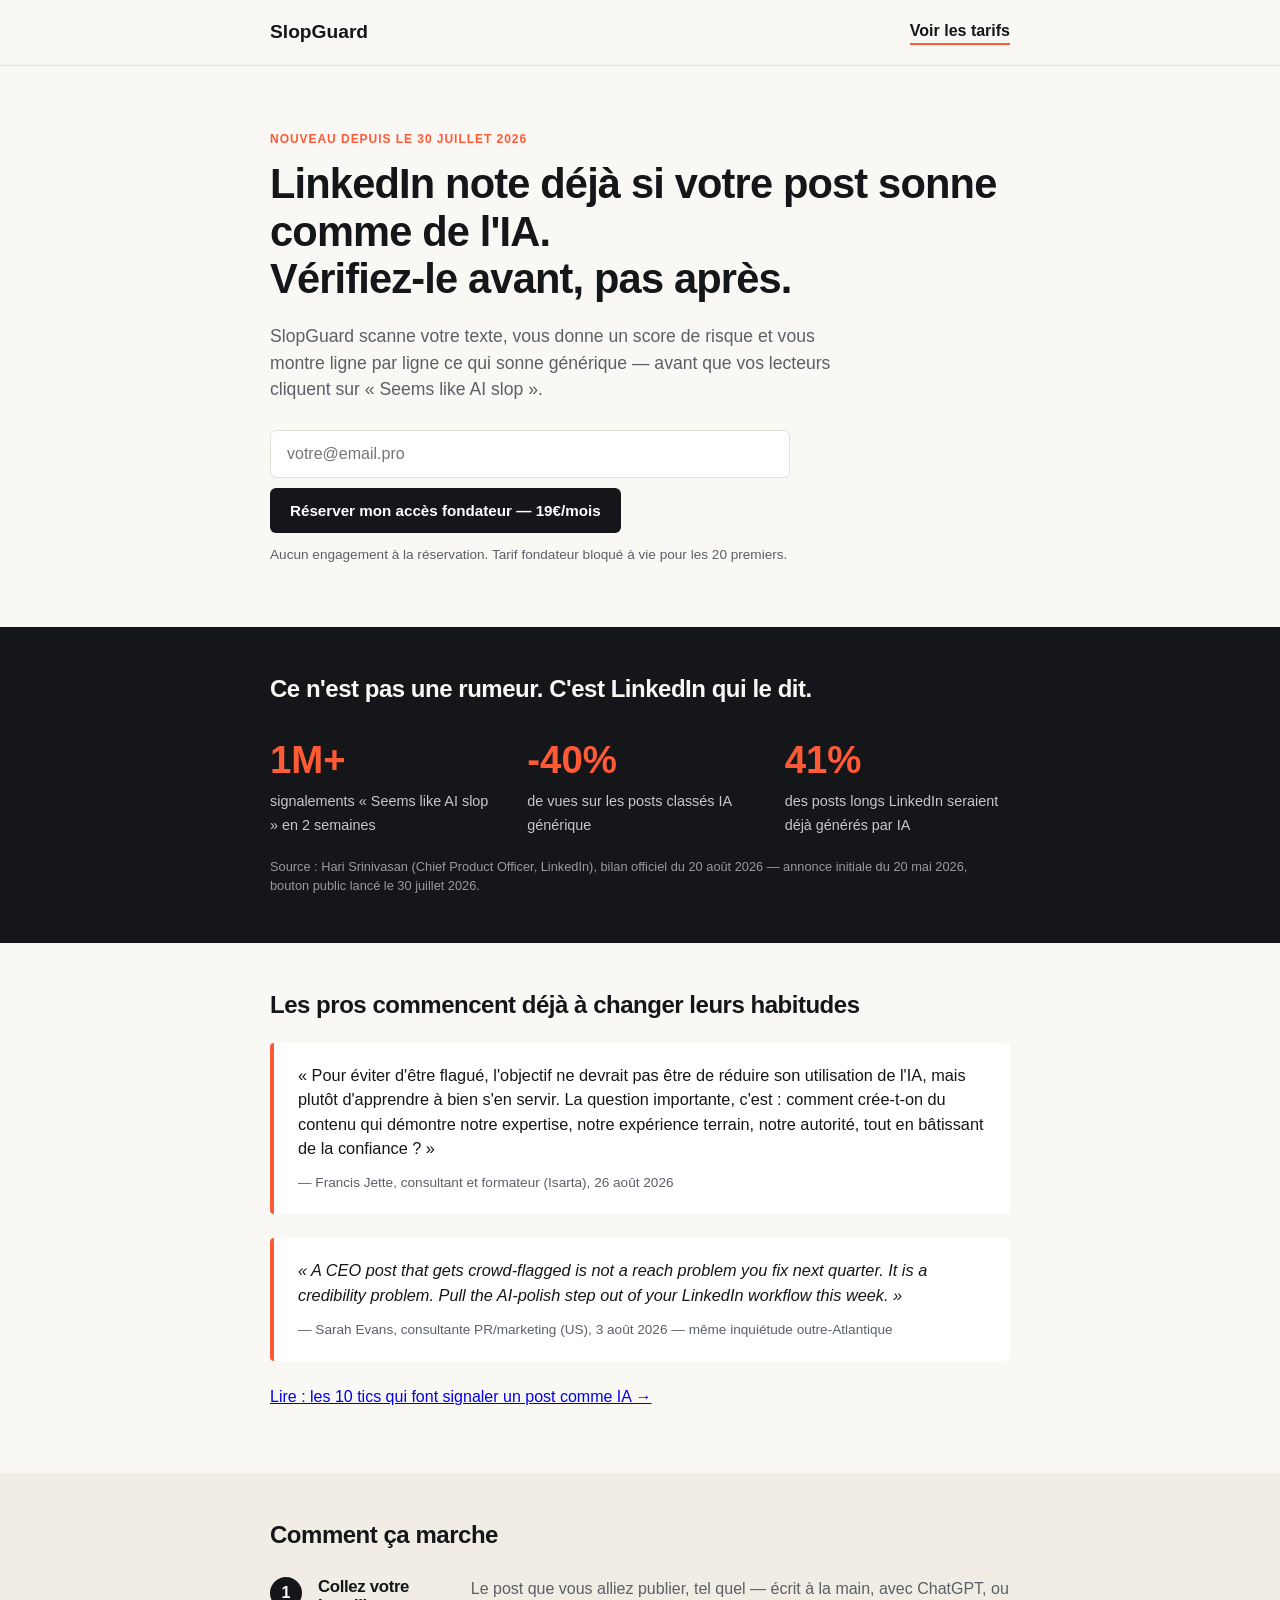
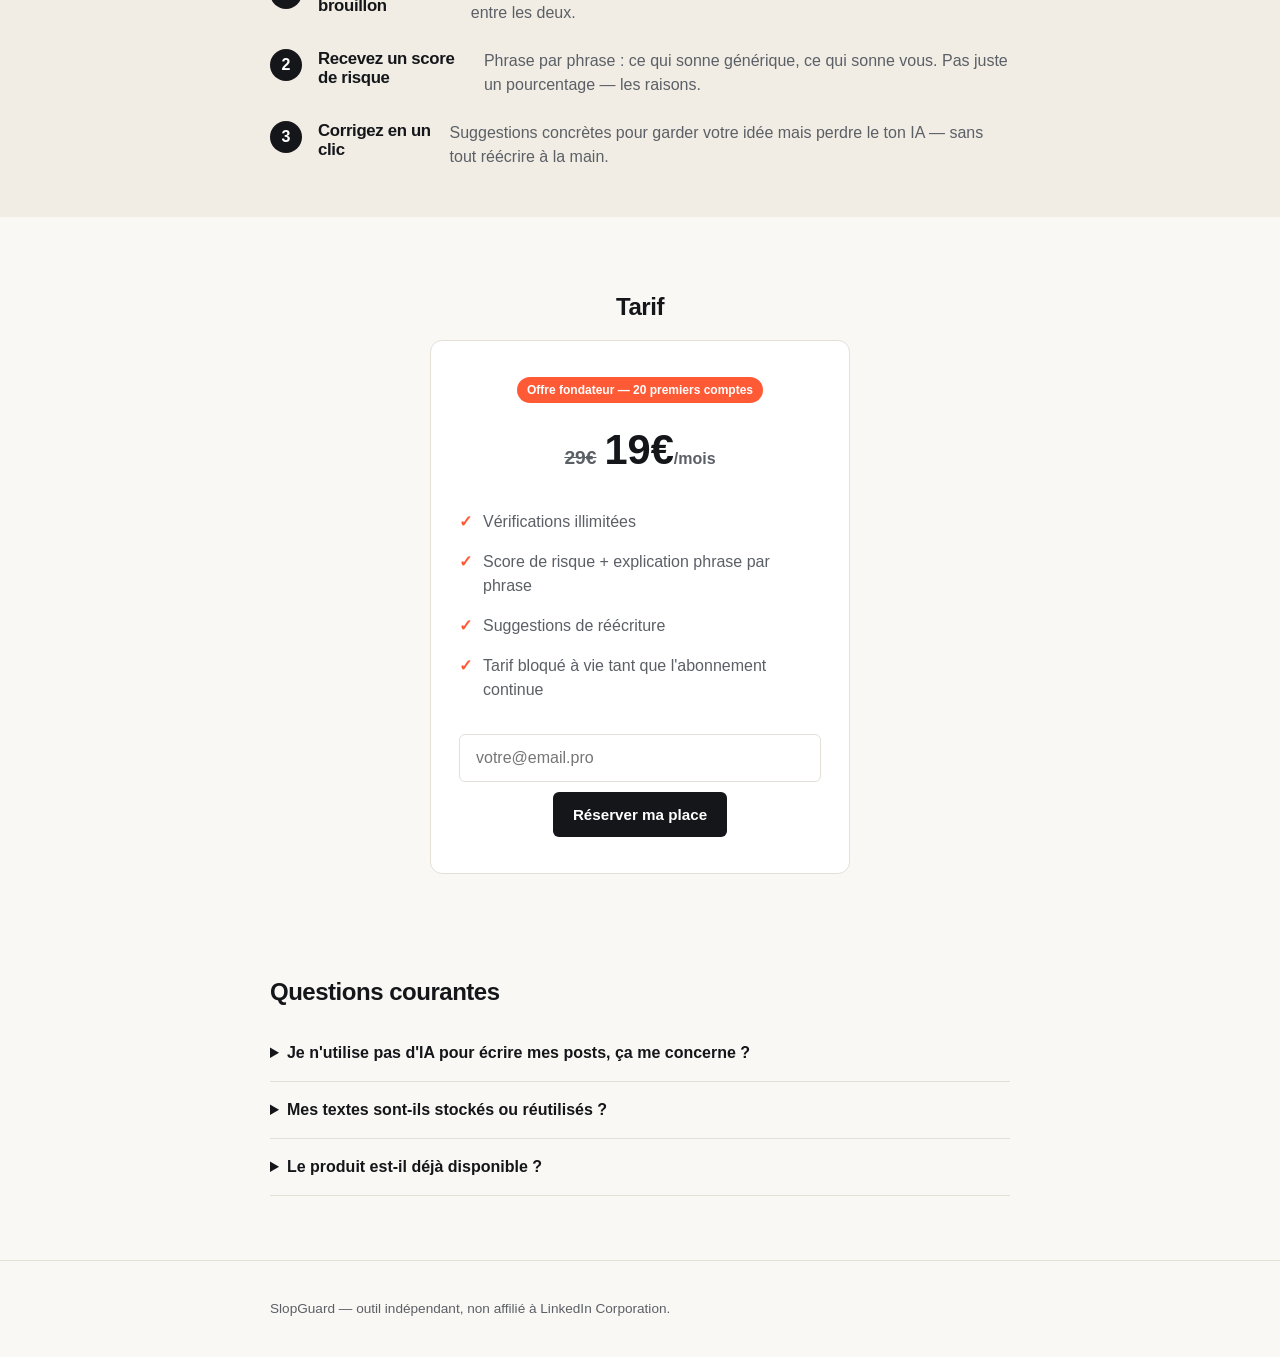
<file: index.html>
<!DOCTYPE html>
<html lang="fr">
<head>
<meta charset="UTF-8">
<meta name="viewport" content="width=device-width, initial-scale=1.0">
<title>SlopGuard — Vérifiez vos posts LinkedIn avant qu'ils ne vous coûtent votre portée</title>
<meta name="description" content="LinkedIn a signalé 1 million de posts comme IA générique en 3 semaines et réduit leur portée de 40%. SlopGuard scanne votre texte avant publication et vous dit exactement quoi changer.">
<link rel="canonical" href="https://tponscr-debug.github.io/slopguard/">
<meta property="og:type" content="website">
<meta property="og:title" content="SlopGuard — Vérifiez vos posts LinkedIn avant qu'ils ne vous coûtent votre portée">
<meta property="og:description" content="LinkedIn a signalé 1 million de posts comme IA générique en 3 semaines et réduit leur portée de 40%. Scannez votre texte avant de publier.">
<meta property="og:url" content="https://tponscr-debug.github.io/slopguard/">
<meta name="twitter:card" content="summary_large_image">
<meta name="twitter:title" content="SlopGuard — Vérifiez vos posts LinkedIn avant qu'ils ne vous coûtent votre portée">
<meta name="twitter:description" content="1M de signalements « AI slop » en 2 semaines, -40% de portée. Scannez votre post avant de publier.">
<link rel="stylesheet" href="style.css">
</head>
<body>

<header class="site-header">
  <div class="wrap">
    <span class="logo">SlopGuard</span>
    <a href="#prix" class="nav-cta">Voir les tarifs</a>
  </div>
</header>

<section class="hero">
  <div class="wrap">
    <p class="eyebrow">Nouveau depuis le 30 juillet 2026</p>
    <h1>LinkedIn note déjà si votre post sonne comme de l'IA.<br>Vérifiez-le avant, pas après.</h1>
    <p class="lead">
      SlopGuard scanne votre texte, vous donne un score de risque et vous montre ligne par ligne
      ce qui sonne générique — avant que vos lecteurs cliquent sur « Seems like AI slop ».
    </p>
    <form class="capture-form" action="https://formsubmit.co/tpons.cr@gmail.com" method="POST">
      <input type="hidden" name="_subject" content="Nouvelle réservation SlopGuard">
      <input type="hidden" name="_template" value="table">
      <input type="hidden" name="_captcha" value="false">
      <input type="email" name="email" placeholder="votre@email.pro" required>
      <button type="submit">Réserver mon accès fondateur — 19€/mois</button>
    </form>
    <p class="reassure">Aucun engagement à la réservation. Tarif fondateur bloqué à vie pour les 20 premiers.</p>
  </div>
</section>

<section class="proof">
  <div class="wrap">
    <h2>Ce n'est pas une rumeur. C'est LinkedIn qui le dit.</h2>
    <div class="stat-row">
      <div class="stat">
        <span class="num">1M+</span>
        <span class="label">signalements « Seems like AI slop » en 2 semaines</span>
      </div>
      <div class="stat">
        <span class="num">-40%</span>
        <span class="label">de vues sur les posts classés IA générique</span>
      </div>
      <div class="stat">
        <span class="num">41%</span>
        <span class="label">des posts longs LinkedIn seraient déjà générés par IA</span>
      </div>
    </div>
    <p class="source">
      Source : Hari Srinivasan (Chief Product Officer, LinkedIn), bilan officiel du 20 août 2026 —
      annonce initiale du 20 mai 2026, bouton public lancé le 30 juillet 2026.
    </p>
  </div>
</section>

<section class="testimonials">
  <div class="wrap">
    <h2>Les pros commencent déjà à changer leurs habitudes</h2>
    <blockquote>
      <p>« Pour éviter d'être flagué, l'objectif ne devrait pas être de réduire son utilisation de
      l'IA, mais plutôt d'apprendre à bien s'en servir. La question importante, c'est : comment
      crée-t-on du contenu qui démontre notre expertise, notre expérience terrain, notre autorité,
      tout en bâtissant de la confiance ? »</p>
      <cite>— Francis Jette, consultant et formateur (Isarta), 26 août 2026</cite>
    </blockquote>
    <blockquote class="en">
      <p>« A CEO post that gets crowd-flagged is not a reach problem you fix next quarter. It is a
      credibility problem. Pull the AI-polish step out of your LinkedIn workflow this week. »</p>
      <cite>— Sarah Evans, consultante PR/marketing (US), 3 août 2026 — même inquiétude outre-Atlantique</cite>
    </blockquote>
    <p><a href="guide.html">Lire : les 10 tics qui font signaler un post comme IA &rarr;</a></p>
  </div>
</section>

<section class="how">
  <div class="wrap">
    <h2>Comment ça marche</h2>
    <ol class="steps">
      <li>
        <span class="step-num">1</span>
        <h3>Collez votre brouillon</h3>
        <p>Le post que vous alliez publier, tel quel — écrit à la main, avec ChatGPT, ou entre les deux.</p>
      </li>
      <li>
        <span class="step-num">2</span>
        <h3>Recevez un score de risque</h3>
        <p>Phrase par phrase : ce qui sonne générique, ce qui sonne vous. Pas juste un pourcentage — les raisons.</p>
      </li>
      <li>
        <span class="step-num">3</span>
        <h3>Corrigez en un clic</h3>
        <p>Suggestions concrètes pour garder votre idée mais perdre le ton IA — sans tout réécrire à la main.</p>
      </li>
    </ol>
  </div>
</section>

<section class="pricing" id="prix">
  <div class="wrap">
    <h2>Tarif</h2>
    <div class="price-card">
      <p class="badge">Offre fondateur — 20 premiers comptes</p>
      <p class="price"><span class="old">29€</span>19€<span class="per">/mois</span></p>
      <ul>
        <li>Vérifications illimitées</li>
        <li>Score de risque + explication phrase par phrase</li>
        <li>Suggestions de réécriture</li>
        <li>Tarif bloqué à vie tant que l'abonnement continue</li>
      </ul>
      <form class="capture-form" action="https://formsubmit.co/tpons.cr@gmail.com" method="POST">
        <input type="hidden" name="_subject" content="Nouvelle réservation SlopGuard — tarif">
        <input type="hidden" name="_captcha" value="false">
        <input type="email" name="email" placeholder="votre@email.pro" required>
        <button type="submit">Réserver ma place</button>
      </form>
    </div>
  </div>
</section>

<section class="faq">
  <div class="wrap">
    <h2>Questions courantes</h2>
    <details>
      <summary>Je n'utilise pas d'IA pour écrire mes posts, ça me concerne ?</summary>
      <p>Les détecteurs se trompent aussi sur du texte 100% humain, surtout s'il est très structuré
      ou très lisse. SlopGuard vous montre le même score que verrait un lecteur qui hésite à
      cliquer sur « Seems like AI slop » — utile même sans IA.</p>
    </details>
    <details>
      <summary>Mes textes sont-ils stockés ou réutilisés ?</summary>
      <p>Non. Le texte collé sert uniquement à générer votre score, il n'est pas conservé au-delà
      de l'analyse. Détail complet dans la politique de confidentialité au lancement.</p>
    </details>
    <details>
      <summary>Le produit est-il déjà disponible ?</summary>
      <p>La version testable ouvre aux 20 premiers comptes fondateurs. Réservez votre place, vous
      serez prévenu par email dès l'ouverture — avec le tarif bloqué à 19€/mois.</p>
    </details>
  </div>
</section>

<footer class="site-footer">
  <div class="wrap">
    <p>SlopGuard — outil indépendant, non affilié à LinkedIn Corporation.</p>
  </div>
</footer>

</body>
</html>
</file>
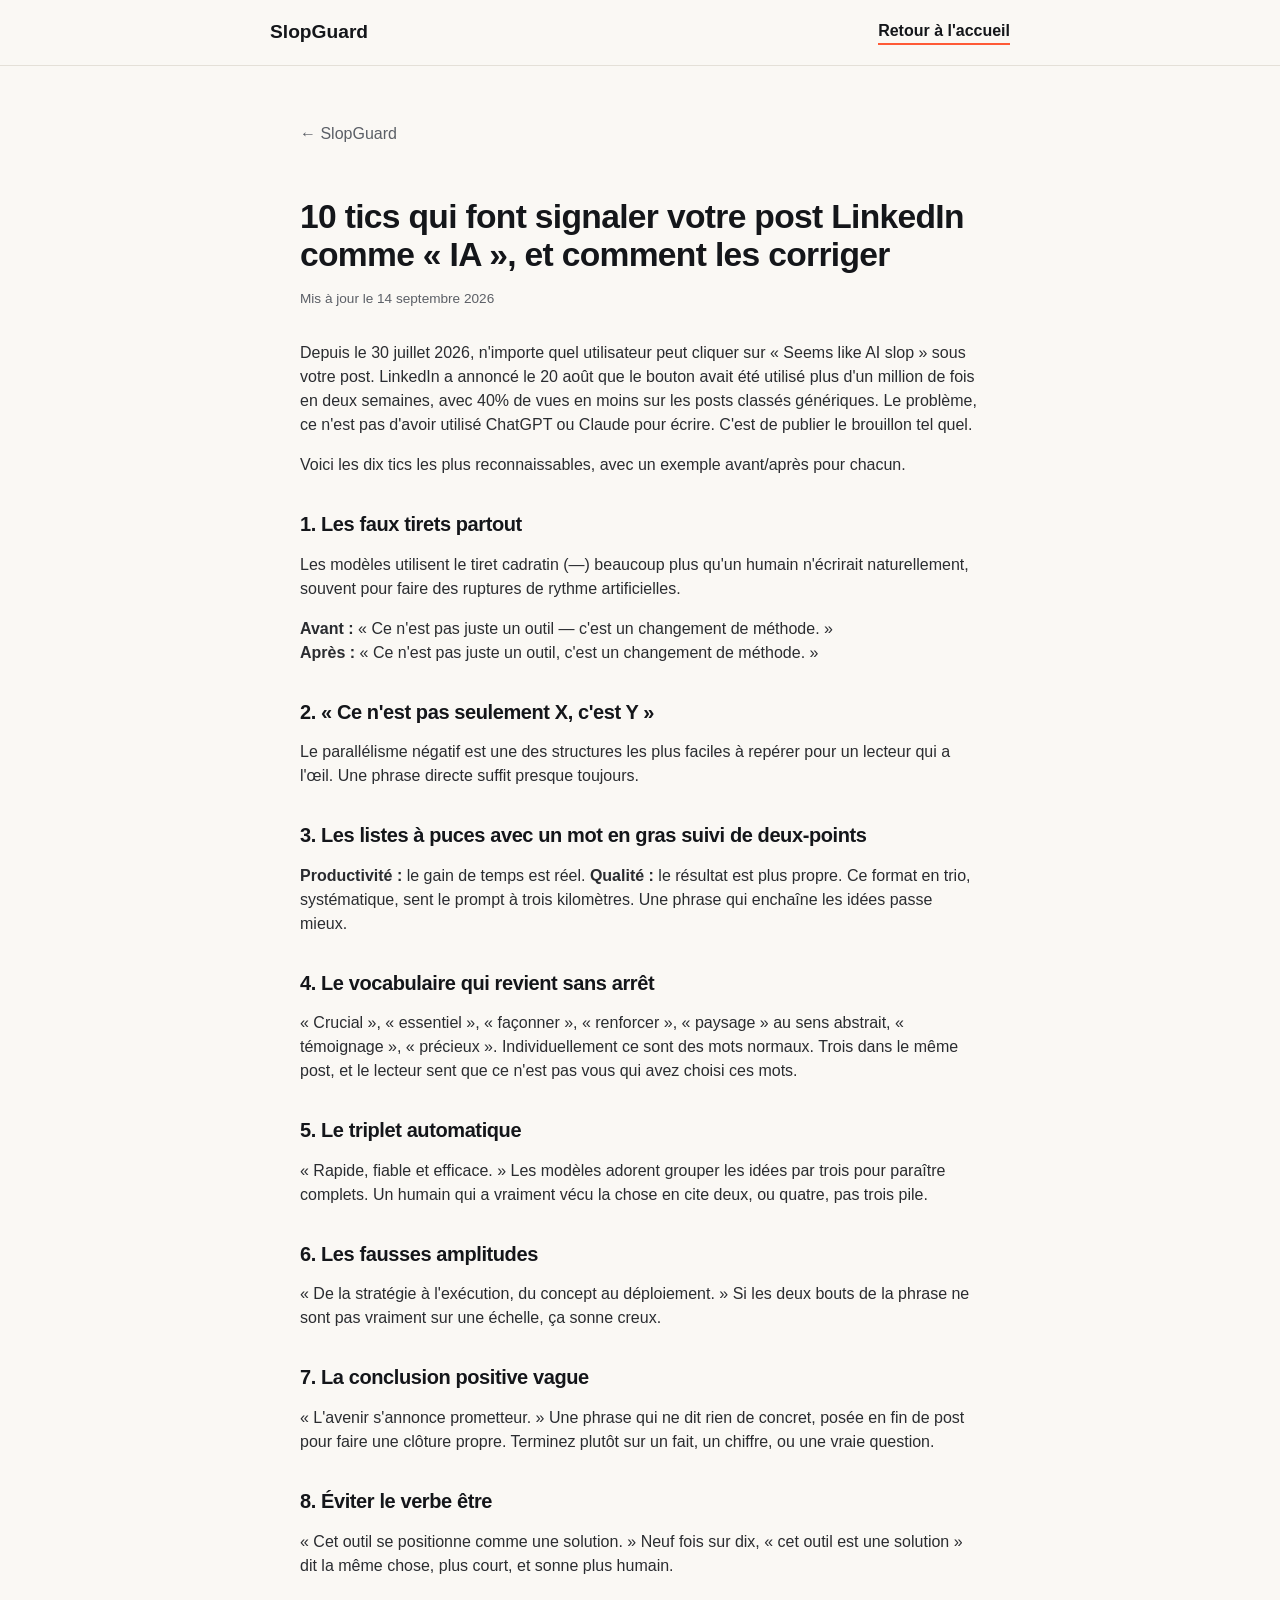
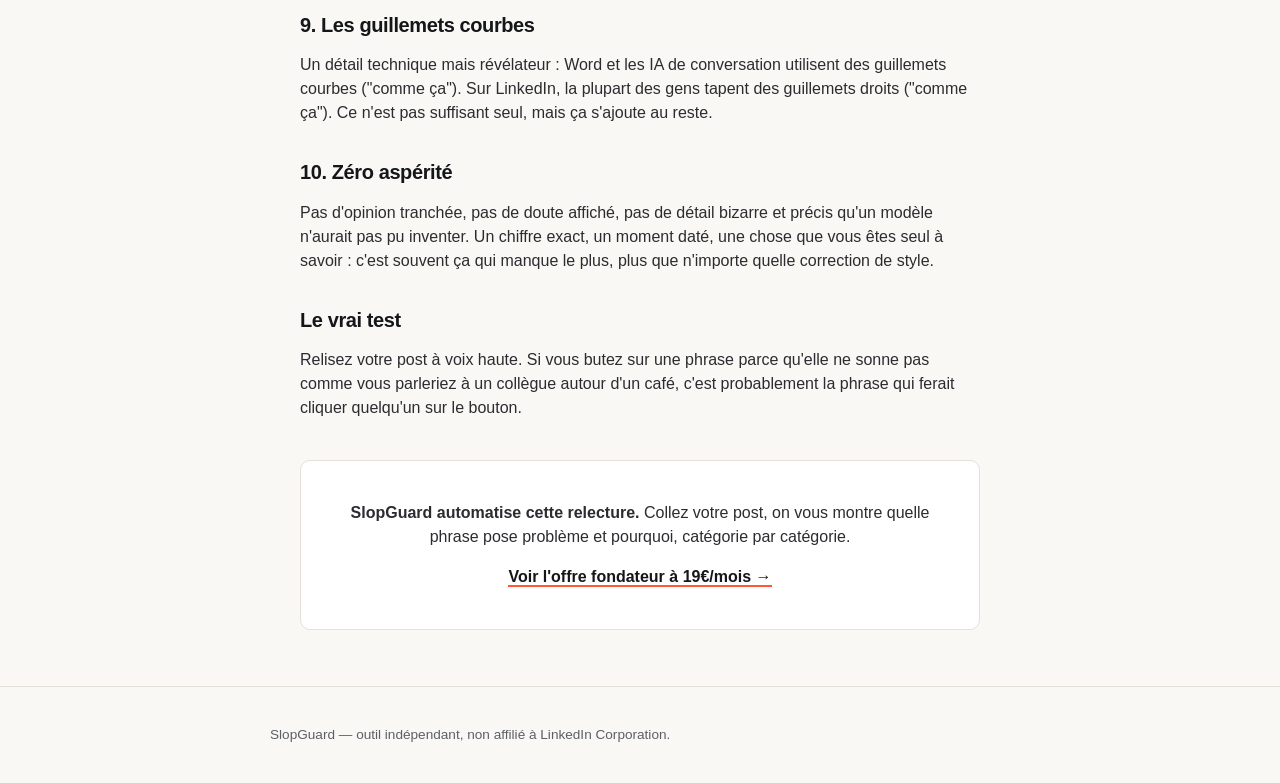
<file: guide.html>
<!DOCTYPE html>
<html lang="fr">
<head>
<meta charset="UTF-8">
<meta name="viewport" content="width=device-width, initial-scale=1.0">
<title>Comment éviter le bouton « AI slop » sur LinkedIn — checklist en 10 points</title>
<meta name="description" content="Depuis juillet 2026, n'importe qui peut signaler votre post comme IA générique sur LinkedIn. Voici les 10 tics qui déclenchent le signalement, et comment les corriger sans tout réécrire.">
<link rel="canonical" href="https://tponscr-debug.github.io/slopguard/guide.html">
<link rel="stylesheet" href="style.css">
<style>
  .article { padding: 56px 0; max-width: 680px; margin: 0 auto; }
  .article h1 { font-size: clamp(1.6rem, 4vw, 2.1rem); margin-bottom: 8px; }
  .article .meta { color: var(--muted); font-size: 0.85rem; margin-bottom: 32px; }
  .article h2 { font-size: 1.25rem; margin-top: 36px; }
  .article p, .article li { color: #2a2c30; }
  .article ol, .article ul { padding-left: 22px; }
  .article li { margin-bottom: 10px; }
  .back-link { display: inline-block; margin-bottom: 24px; color: var(--muted); text-decoration: none; }
  .cta-box {
    margin-top: 40px; padding: 24px; background: var(--card);
    border: 1px solid var(--line); border-radius: 10px; text-align: center;
  }
</style>
</head>
<body>
<header class="site-header"><div class="wrap"><span class="logo">SlopGuard</span><a href="index.html" class="nav-cta">Retour à l'accueil</a></div></header>

<article class="article">
  <a class="back-link" href="index.html">&larr; SlopGuard</a>
  <h1>10 tics qui font signaler votre post LinkedIn comme « IA », et comment les corriger</h1>
  <p class="meta">Mis à jour le 14 septembre 2026</p>

  <p>Depuis le 30 juillet 2026, n'importe quel utilisateur peut cliquer sur « Seems like AI slop »
  sous votre post. LinkedIn a annoncé le 20 août que le bouton avait été utilisé plus d'un million
  de fois en deux semaines, avec 40% de vues en moins sur les posts classés génériques. Le
  problème, ce n'est pas d'avoir utilisé ChatGPT ou Claude pour écrire. C'est de publier le
  brouillon tel quel.</p>

  <p>Voici les dix tics les plus reconnaissables, avec un exemple avant/après pour chacun.</p>

  <h2>1. Les faux tirets partout</h2>
  <p>Les modèles utilisent le tiret cadratin (—) beaucoup plus qu'un humain n'écrirait
  naturellement, souvent pour faire des ruptures de rythme artificielles.</p>
  <p><strong>Avant :</strong> « Ce n'est pas juste un outil — c'est un changement de méthode. »<br>
  <strong>Après :</strong> « Ce n'est pas juste un outil, c'est un changement de méthode. »</p>

  <h2>2. « Ce n'est pas seulement X, c'est Y »</h2>
  <p>Le parallélisme négatif est une des structures les plus faciles à repérer pour un lecteur qui
  a l'œil. Une phrase directe suffit presque toujours.</p>

  <h2>3. Les listes à puces avec un mot en gras suivi de deux-points</h2>
  <p><strong>Productivité :</strong> le gain de temps est réel. <strong>Qualité :</strong> le
  résultat est plus propre. Ce format en trio, systématique, sent le prompt à trois kilomètres.
  Une phrase qui enchaîne les idées passe mieux.</p>

  <h2>4. Le vocabulaire qui revient sans arrêt</h2>
  <p>« Crucial », « essentiel », « façonner », « renforcer », « paysage » au sens abstrait,
  « témoignage », « précieux ». Individuellement ce sont des mots normaux. Trois dans le même post,
  et le lecteur sent que ce n'est pas vous qui avez choisi ces mots.</p>

  <h2>5. Le triplet automatique</h2>
  <p>« Rapide, fiable et efficace. » Les modèles adorent grouper les idées par trois pour paraître
  complets. Un humain qui a vraiment vécu la chose en cite deux, ou quatre, pas trois pile.</p>

  <h2>6. Les fausses amplitudes</h2>
  <p>« De la stratégie à l'exécution, du concept au déploiement. » Si les deux bouts de la phrase
  ne sont pas vraiment sur une échelle, ça sonne creux.</p>

  <h2>7. La conclusion positive vague</h2>
  <p>« L'avenir s'annonce prometteur. » Une phrase qui ne dit rien de concret, posée en fin de
  post pour faire une clôture propre. Terminez plutôt sur un fait, un chiffre, ou une vraie
  question.</p>

  <h2>8. Éviter le verbe être</h2>
  <p>« Cet outil se positionne comme une solution. » Neuf fois sur dix, « cet outil est une
  solution » dit la même chose, plus court, et sonne plus humain.</p>

  <h2>9. Les guillemets courbes</h2>
  <p>Un détail technique mais révélateur : Word et les IA de conversation utilisent des guillemets
  courbes ("comme ça"). Sur LinkedIn, la plupart des gens tapent des guillemets droits ("comme
  ça"). Ce n'est pas suffisant seul, mais ça s'ajoute au reste.</p>

  <h2>10. Zéro aspérité</h2>
  <p>Pas d'opinion tranchée, pas de doute affiché, pas de détail bizarre et précis qu'un modèle
  n'aurait pas pu inventer. Un chiffre exact, un moment daté, une chose que vous êtes seul à
  savoir : c'est souvent ça qui manque le plus, plus que n'importe quelle correction de style.</p>

  <h2>Le vrai test</h2>
  <p>Relisez votre post à voix haute. Si vous butez sur une phrase parce qu'elle ne sonne pas comme
  vous parleriez à un collègue autour d'un café, c'est probablement la phrase qui ferait cliquer
  quelqu'un sur le bouton.</p>

  <div class="cta-box">
    <p><strong>SlopGuard automatise cette relecture.</strong> Collez votre post, on vous montre
    quelle phrase pose problème et pourquoi, catégorie par catégorie.</p>
    <p><a href="index.html#prix" class="nav-cta">Voir l'offre fondateur à 19€/mois &rarr;</a></p>
  </div>
</article>

<footer class="site-footer"><div class="wrap"><p>SlopGuard — outil indépendant, non affilié à LinkedIn Corporation.</p></div></footer>
</body>
</html>
</file>
<file: style.css>
:root {
  --ink: #14161a;
  --paper: #faf8f4;
  --accent: #ff5a36;
  --accent-ink: #14161a;
  --muted: #5b5f66;
  --line: #e4e0d8;
  --card: #ffffff;
}

* { box-sizing: border-box; }

body {
  margin: 0;
  background: var(--paper);
  color: var(--ink);
  font-family: -apple-system, BlinkMacSystemFont, "Segoe UI", Helvetica, Arial, sans-serif;
  line-height: 1.5;
}

.wrap {
  max-width: 780px;
  margin: 0 auto;
  padding: 0 20px;
}

h1, h2, h3 {
  font-weight: 800;
  letter-spacing: -0.02em;
  line-height: 1.15;
}

.site-header {
  border-bottom: 1px solid var(--line);
  padding: 18px 0;
}
.site-header .wrap {
  display: flex;
  justify-content: space-between;
  align-items: center;
}
.logo { font-weight: 800; font-size: 1.2rem; }
.nav-cta {
  color: var(--ink);
  text-decoration: none;
  font-weight: 600;
  border-bottom: 2px solid var(--accent);
}

.hero { padding: 64px 0 48px; }
.eyebrow {
  text-transform: uppercase;
  letter-spacing: 0.08em;
  font-size: 0.75rem;
  font-weight: 700;
  color: var(--accent);
  margin: 0 0 12px;
}
.hero h1 { font-size: clamp(1.8rem, 4.5vw, 2.6rem); margin: 0 0 20px; }
.lead { font-size: 1.1rem; color: var(--muted); max-width: 60ch; margin: 0 0 28px; }

.capture-form {
  display: flex;
  gap: 10px;
  flex-wrap: wrap;
  max-width: 520px;
}
.capture-form input[type="email"] {
  flex: 1 1 220px;
  padding: 14px 16px;
  border: 1px solid var(--line);
  border-radius: 6px;
  font-size: 1rem;
  background: var(--card);
}
.capture-form button {
  padding: 14px 20px;
  background: var(--accent-ink);
  color: #fff;
  border: none;
  border-radius: 6px;
  font-weight: 700;
  font-size: 0.95rem;
  cursor: pointer;
  white-space: nowrap;
}
.capture-form button:hover { background: var(--accent); }
.reassure { color: var(--muted); font-size: 0.85rem; margin-top: 12px; }

.proof {
  background: var(--ink);
  color: var(--paper);
  padding: 48px 0;
}
.proof h2 { margin: 0 0 28px; font-size: 1.5rem; }
.stat-row {
  display: flex;
  gap: 32px;
  flex-wrap: wrap;
  margin-bottom: 20px;
}
.stat { flex: 1 1 160px; }
.stat .num {
  display: block;
  font-size: 2.4rem;
  font-weight: 800;
  color: var(--accent);
}
.stat .label { color: #c8c8c8; font-size: 0.9rem; }
.source { color: #9a9a9a; font-size: 0.8rem; margin: 0; }

.testimonials { padding: 48px 0; }
.testimonials h2 { font-size: 1.5rem; margin: 0 0 24px; }
blockquote {
  margin: 0 0 24px;
  padding: 20px 24px;
  background: var(--card);
  border-left: 4px solid var(--accent);
  border-radius: 4px;
}
blockquote p { margin: 0 0 10px; font-size: 1.02rem; }
blockquote cite { color: var(--muted); font-size: 0.85rem; font-style: normal; }
blockquote.en p { font-style: italic; }

.how { padding: 48px 0; background: #f1ede4; }
.how h2 { font-size: 1.5rem; margin: 0 0 28px; }
.steps { list-style: none; padding: 0; margin: 0; display: grid; gap: 24px; }
.steps li { display: flex; gap: 16px; align-items: flex-start; }
.step-num {
  flex: none;
  width: 32px; height: 32px;
  border-radius: 50%;
  background: var(--accent-ink);
  color: #fff;
  display: flex; align-items: center; justify-content: center;
  font-weight: 700;
}
.steps h3 { margin: 0 0 4px; font-size: 1.05rem; }
.steps p { margin: 0; color: var(--muted); }

.pricing { padding: 56px 0; text-align: center; }
.price-card {
  background: var(--card);
  border: 1px solid var(--line);
  border-radius: 12px;
  padding: 36px 28px;
  max-width: 420px;
  margin: 0 auto;
}
.badge {
  display: inline-block;
  background: var(--accent);
  color: #fff;
  font-size: 0.75rem;
  font-weight: 700;
  padding: 4px 10px;
  border-radius: 999px;
  margin: 0 0 16px;
}
.price { font-size: 2.6rem; font-weight: 800; margin: 0 0 20px; }
.price .old { font-size: 1.2rem; color: var(--muted); text-decoration: line-through; margin-right: 8px; font-weight: 600; }
.price .per { font-size: 1rem; color: var(--muted); font-weight: 600; }
.price-card ul { list-style: none; padding: 0; margin: 0 0 24px; text-align: left; }
.price-card li {
  padding: 8px 0 8px 24px;
  position: relative;
  color: var(--muted);
}
.price-card li::before {
  content: "✓";
  position: absolute;
  left: 0;
  color: var(--accent);
  font-weight: 800;
}
.pricing .capture-form { justify-content: center; }

.faq { padding: 48px 0 64px; }
.faq h2 { font-size: 1.5rem; margin: 0 0 20px; }
details {
  border-bottom: 1px solid var(--line);
  padding: 16px 0;
}
summary { font-weight: 700; cursor: pointer; }
details p { color: var(--muted); margin: 12px 0 0; }

.site-footer {
  border-top: 1px solid var(--line);
  padding: 24px 0;
  color: var(--muted);
  font-size: 0.85rem;
}

@media (max-width: 480px) {
  .capture-form { flex-direction: column; }
  .capture-form button { width: 100%; }
}
</file>
